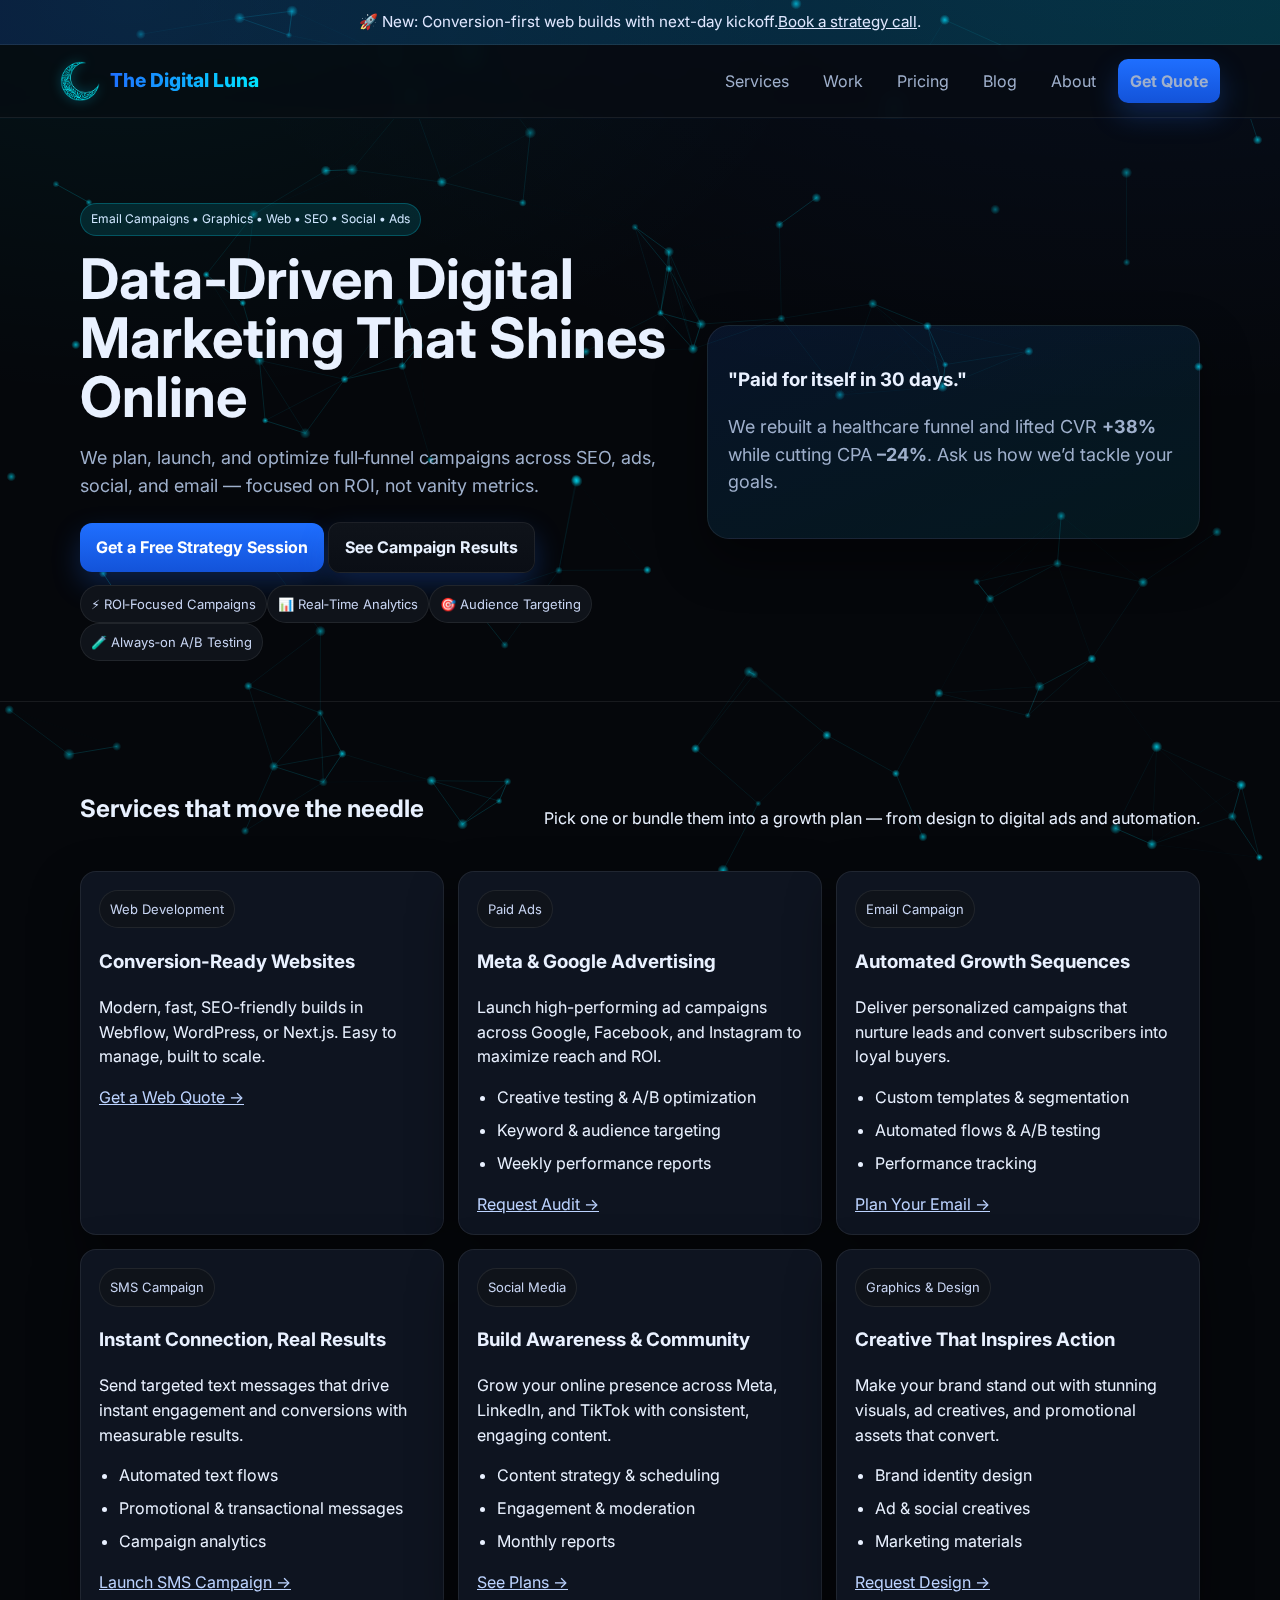
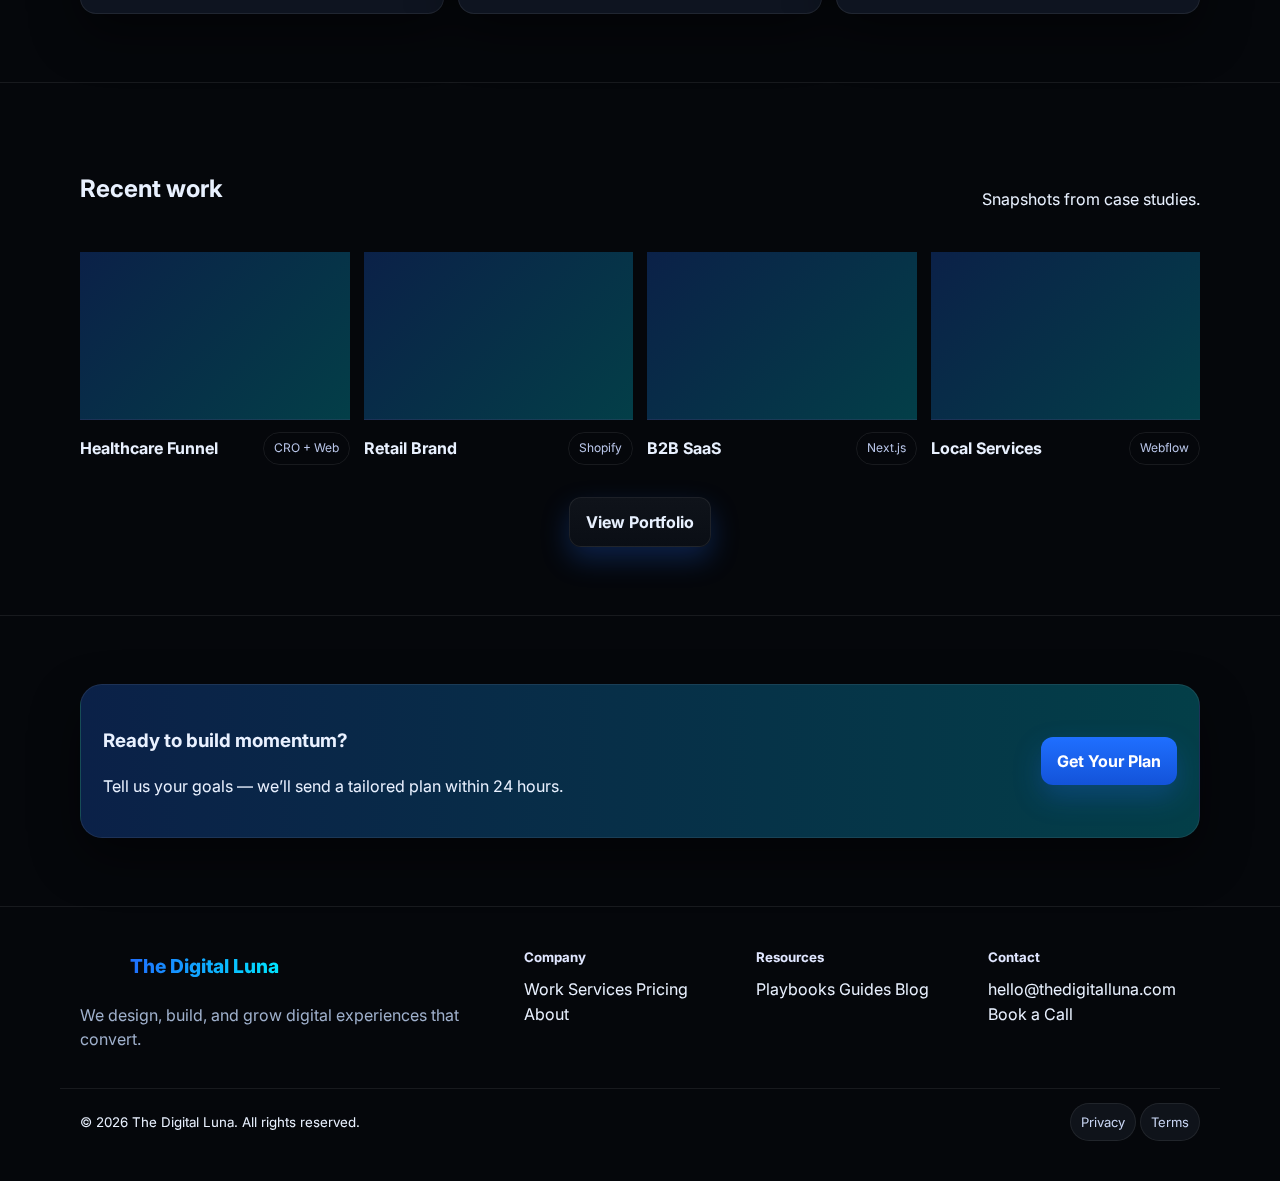
<file: index.html>
<html lang="en">
<head>
<meta charset="utf-8"/>
<meta content="width=device-width, initial-scale=1" name="viewport"/>

<meta content="Hybrid portfolio + lead-gen studio. We design, build, and grow revenue-ready websites, SEO, and ads." name="description"/>
<link href="logo.png" rel="icon"/>
<link href="https://fonts.googleapis.com" rel="preconnect"/>
<link crossorigin="" href="https://fonts.gstatic.com" rel="preconnect"/>
<link href="https://fonts.googleapis.com/css2?family=Inter:wght@400;600;700;800&amp;display=swap" rel="stylesheet"/>
<link href="style.css" rel="stylesheet"/>
<title>Digital Marketing Agency | The Digital Luna</title><meta content="Data-driven marketing campaigns that help your brand grow smarter." name="description"/><link href="https://thedigitalluna.com/" rel="canonical"/><meta content="Digital Marketing Agency | The Digital Luna" property="og:title"/><meta content="Data-driven marketing campaigns that help your brand grow smarter." property="og:description"/><meta content="website" property="og:type"/><meta content="https://thedigitalluna.com/" property="og:url"/><meta content="assets/logo.png" property="og:image"/><meta content="summary_large_image" name="twitter:card"/><meta content="Digital Marketing Agency | The Digital Luna" name="twitter:title"/><meta content="Data-driven marketing campaigns that help your brand grow smarter." name="twitter:description"/><meta content="assets/logo.png" name="twitter:image"/><script type="application/ld+json">{
  "@context": "https://schema.org",
  "@type": "WebPage",
  "name": "Digital Marketing Agency | The Digital Luna",
  "description": "Data-driven marketing campaigns that help your brand grow smarter.",
  "url": "https://thedigitalluna.com/",
  "publisher": {
    "@type": "Organization",
    "name": "The Digital Luna",
    "logo": {
      "@type": "ImageObject",
      "url": "assets/logo.png"
    }
  },
  "breadcrumb": {
    "@type": "BreadcrumbList",
    "itemListElement": [
      {
        "@type": "ListItem",
        "position": 1,
        "name": "Home",
        "item": "index.html"
      },
      {
        "@type": "ListItem",
        "position": 2,
        "name": "Digital Marketing Agency",
        "item": "https://thedigitalluna.com/"
      }
    ]
  }
}</script></head>
<body>
<canvas aria-hidden="true" id="bg"></canvas>
<div class="notice">🚀 New: Conversion-first web builds with next-day kickoff. <a href="contact.html">Book a strategy call</a>.</div>
<!-- Header / Nav -->
<header class="header">
<div class="container nav">
<a aria-label="The Digital Luna Home" class="brand" href="index.html">
<img alt="The Digital Luna logo" class="logo" src="logo.png"/>
<span>The Digital Luna</span>
</a>
<nav aria-label="Primary" class="nav-links">
<a href="services.html">Services</a>
<a href="portfolio.html">Work</a>
<a href="pricing.html">Pricing</a>
<a href="blog.html">Blog</a>
<a href="about.html">About</a>
<a class="btn small" href="contact.html">Get Quote</a>
</nav>
<button aria-label="Open menu" class="mobile-toggle" id="mobToggle">☰</button>
</div>
<div class="drawer" id="drawer">
<a href="services.html">Services</a>
<a href="portfolio.html">Work</a>
<a href="pricing.html">Pricing</a>
<a href="blog.html">Blog</a>
<a href="about.html">About</a>
<a class="btn small" href="contact.html">Get Quote</a>
</div>
</header>
<!-- Hero -->
<section class="hero">
<div class="container hero-grid">
<div>
<span class="eyebrow">Email Campaigns • Graphics • Web • SEO • Social • Ads</span>
<h1>Data‑Driven Digital Marketing That Shines Online</h1>
<p>We plan, launch, and optimize full‑funnel campaigns across SEO, ads, social, and email — focused on ROI, not vanity metrics.</p>
<div class="actions">
<a class="btn" href="contact.html">Get a Free Strategy Session</a>
<a class="btn ghost" href="portfolio.html">See Campaign Results</a>
</div>
<div class="chips mt-12"><span class="pill">⚡ ROI‑Focused Campaigns</span><span class="pill">📊 Real‑Time Analytics</span><span class="pill">🎯 Audience Targeting</span><span class="pill">🧪 Always‑on A/B Testing</span></div>
</div>
<div class="hero-card">
<h3>"Paid for itself in 30 days."</h3>
<p>We rebuilt a healthcare funnel and lifted CVR <strong>+38%</strong> while cutting CPA <strong>–24%</strong>. Ask us how we’d tackle your goals.</p>
</div>
</div>
</section>
<!-- Services Preview -->
<section>
  <div class="container">
    <div class="section-head">
      <h2>Services that move the needle</h2>
      <p>Pick one or bundle them into a growth plan — from design to digital ads and automation.</p>
    </div>

    <div class="grid-3">
      <!-- Web Development -->
      <article class="card">
        <span class="pill">Web Development</span>
        <h3>Conversion-Ready Websites</h3>
        <p>Modern, fast, SEO-friendly builds in Webflow, WordPress, or Next.js. Easy to manage, built to scale.</p>
        <a class="link" href="services.html#web">Get a Web Quote →</a>
      </article>

      <!-- Paid Ads (Google + Meta) -->
      <article class="card">
        <span class="pill">Paid Ads</span>
        <h3>Meta & Google Advertising</h3>
        <p>Launch high-performing ad campaigns across Google, Facebook, and Instagram to maximize reach and ROI.</p>
        <ul class="tick-list">
          <li>Creative testing & A/B optimization</li>
          <li>Keyword & audience targeting</li>
          <li>Weekly performance reports</li>
        </ul>
        <a class="link" href="services.html#ads">Request Audit →</a>
      </article>

      <!-- Email Campaign -->
      <article class="card">
        <span class="pill">Email Campaign</span>
        <h3>Automated Growth Sequences</h3>
        <p>Deliver personalized campaigns that nurture leads and convert subscribers into loyal buyers.</p>
        <ul class="tick-list">
          <li>Custom templates & segmentation</li>
          <li>Automated flows & A/B testing</li>
          <li>Performance tracking</li>
        </ul>
        <a class="link" href="services.html#automation">Plan Your Email →</a>
      </article>

      <!-- SMS Campaign -->
      <article class="card">
        <span class="pill">SMS Campaign</span>
        <h3>Instant Connection, Real Results</h3>
        <p>Send targeted text messages that drive instant engagement and conversions with measurable results.</p>
        <ul class="tick-list">
          <li>Automated text flows</li>
          <li>Promotional & transactional messages</li>
          <li>Campaign analytics</li>
        </ul>
        <a class="link" href="services.html#automation">Launch SMS Campaign →</a>
      </article>

      <!-- Social Media -->
      <article class="card">
        <span class="pill">Social Media</span>
        <h3>Build Awareness & Community</h3>
        <p>Grow your online presence across Meta, LinkedIn, and TikTok with consistent, engaging content.</p>
        <ul class="tick-list">
          <li>Content strategy & scheduling</li>
          <li>Engagement & moderation</li>
          <li>Monthly reports</li>
        </ul>
        <a class="link" href="services.html#social">See Plans →</a>
      </article>

      <!-- Graphics -->
      <article class="card">
        <span class="pill">Graphics & Design</span>
        <h3>Creative That Inspires Action</h3>
        <p>Make your brand stand out with stunning visuals, ad creatives, and promotional assets that convert.</p>
        <ul class="tick-list">
          <li>Brand identity design</li>
          <li>Ad & social creatives</li>
          <li>Marketing materials</li>
        </ul>
        <a class="link" href="services.html#web">Request Design →</a>
      </article>
    </div>
  </div>
</section>

<!-- Work Preview -->
<section>
<div class="container">
<div class="section-head">
<h2>Recent work</h2>
<p>Snapshots from case studies.</p>
</div>
<div class="grid-4">
<div class="folio">
<div class="thumb"></div>
<div class="meta"><strong>Healthcare Funnel</strong><span class="tag">CRO + Web</span></div>
</div>
<div class="folio">
<div class="thumb"></div>
<div class="meta"><strong>Retail Brand</strong><span class="tag">Shopify</span></div>
</div>
<div class="folio">
<div class="thumb"></div>
<div class="meta"><strong>B2B SaaS</strong><span class="tag">Next.js</span></div>
</div>
<div class="folio">
<div class="thumb"></div>
<div class="meta"><strong>Local Services</strong><span class="tag">Webflow</span></div>
</div>
</div>
<div class="center mt-20"><a class="btn ghost" href="portfolio.html">View Portfolio</a></div>
</div>
</section>
<!-- CTA Bar -->
<section>
<div class="container">
<div class="cta-bar">
<div>
<h3>Ready to build momentum?</h3>
<p>Tell us your goals — we’ll send a tailored plan within 24 hours.</p>
</div>
<a class="btn" href="contact.html">Get Your Plan</a>
</div>
</div>
</section>
<!-- Footer -->
<footer class="footer">
<div class="container footgrid">
<div>
<div class="brand"><span class="logo"></span><span>The Digital Luna</span></div>
<p>We design, build, and grow digital experiences that convert.</p>
</div>
<div>
<h5>Company</h5>
<a href="portfolio.html">Work</a>
<a href="services.html">Services</a>
<a href="pricing.html">Pricing</a>
<a href="about.html">About</a>
</div>
<div>
<h5>Resources</h5>
<a href="#">Playbooks</a>
<a href="#">Guides</a>
<a href="blog.html">Blog</a>
</div>
<div>
<h5>Contact</h5>
<a href="mailto:hello@thedigitalluna.com">hello@thedigitalluna.com</a>
<a href="contact.html">Book a Call</a>
</div>
</div>
<div class="container legal">
<small>© <span id="year"></span> The Digital Luna. All rights reserved.</small>
<div class="chips">
<a class="pill" href="#">Privacy</a>
<a class="pill" href="#">Terms</a>
</div>
</div>
</footer>
<script src="script.js"></script>
</body>
</html>
</file>
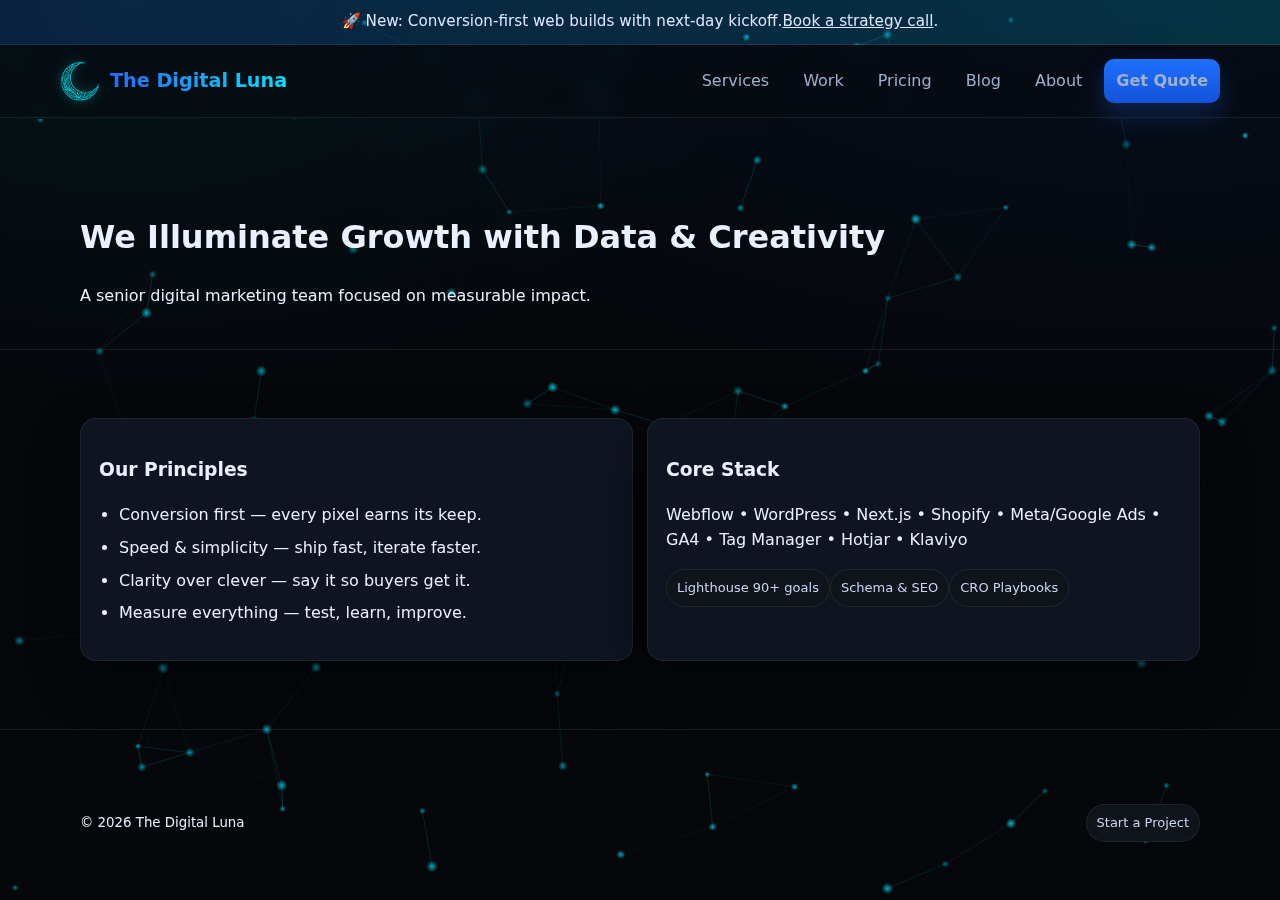
<file: about.html>
<!DOCTYPE html>

<html lang="en">
<head>
<meta charset="utf-8"/>
<meta content="width=device-width, initial-scale=1" name="viewport"/>

<link href="logo.png" rel="icon"/>
<link href="style.css" rel="stylesheet"/>
<title>About Us | The Digital Luna</title><meta content="Learn about The Digital Luna, a full-service digital marketing agency helping brands grow smarter online." name="description"/><link href="https://thedigitalluna.com/about.html" rel="canonical"/><meta content="About Us | The Digital Luna" property="og:title"/><meta content="Learn about The Digital Luna, a full-service digital marketing agency helping brands grow smarter online." property="og:description"/><meta content="website" property="og:type"/><meta content="https://thedigitalluna.com/about.html" property="og:url"/><meta content="assets/logo.png" property="og:image"/><meta content="summary_large_image" name="twitter:card"/><meta content="About Us | The Digital Luna" name="twitter:title"/><meta content="Learn about The Digital Luna, a full-service digital marketing agency helping brands grow smarter online." name="twitter:description"/><meta content="assets/logo.png" name="twitter:image"/><script type="application/ld+json">{
  "@context": "https://schema.org",
  "@type": "WebPage",
  "name": "About Us | The Digital Luna",
  "description": "Learn about The Digital Luna, a full-service digital marketing agency helping brands grow smarter online.",
  "url": "https://thedigitalluna.com/about.html",
  "publisher": {
    "@type": "Organization",
    "name": "The Digital Luna",
    "logo": {
      "@type": "ImageObject",
      "url": "assets/logo.png"
    }
  },
  "breadcrumb": {
    "@type": "BreadcrumbList",
    "itemListElement": [
      {
        "@type": "ListItem",
        "position": 1,
        "name": "Home",
        "item": "index.html"
      },
      {
        "@type": "ListItem",
        "position": 2,
        "name": "About Us",
        "item": "https://thedigitalluna.com/about.html"
      }
    ]
  }
}</script></head>
<body>
<canvas aria-hidden="true" id="bg"></canvas>
<div class="notice">🚀 New: Conversion-first web builds with next-day kickoff. <a href="contact.html">Book a strategy call</a>.</div>
<!-- Header / Nav -->
<header class="header">
<div class="container nav">
<a aria-label="The Digital Luna Home" class="brand" href="index.html">
<img alt="The Digital Luna logo" class="logo" src="logo.png"/>
<span>The Digital Luna</span>
</a>
<nav aria-label="Primary" class="nav-links">
<a href="services.html">Services</a>
<a href="portfolio.html">Work</a>
<a href="pricing.html">Pricing</a>
<a href="blog.html">Blog</a>
<a href="about.html">About</a>
<a class="btn small" href="contact.html">Get Quote</a>
</nav>
<button aria-label="Open menu" class="mobile-toggle" id="mobToggle">☰</button>
</div>
<div class="drawer" id="drawer">
<a href="services.html">Services</a>
<a href="portfolio.html">Work</a>
<a href="pricing.html">Pricing</a>
<a href="blog.html">Blog</a>
<a href="about.html">About</a>
<a class="btn small" href="contact.html">Get Quote</a>
</div>
</header>

<section class="page-hero">
<div class="container">
<h1>We Illuminate Growth with Data &amp; Creativity</h1>
<p>A senior digital marketing team focused on measurable impact.</p>
</div>
</section>
<section>
<div class="container grid-2">
<div class="card">
<h3>Our Principles</h3>
<ul class="tick-list">
<li>Conversion first — every pixel earns its keep.</li>
<li>Speed &amp; simplicity — ship fast, iterate faster.</li>
<li>Clarity over clever — say it so buyers get it.</li>
<li>Measure everything — test, learn, improve.</li>
</ul>
</div>
<div class="card">
<h3>Core Stack</h3>
<p>Webflow • WordPress • Next.js • Shopify • Meta/Google Ads • GA4 • Tag Manager • Hotjar • Klaviyo</p>
<div class="chips mt-12"><span class="pill">Lighthouse 90+ goals</span><span class="pill">Schema &amp; SEO</span><span class="pill">CRO Playbooks</span></div>
</div>
</div>
</section>
<footer class="footer simple">
<div class="container legal">
<small>© <span id="year"></span> The Digital Luna</small>
<a class="pill" href="contact.html">Start a Project</a>
</div>
</footer>
<script src="script.js"></script>
</body>
</html>
</file>
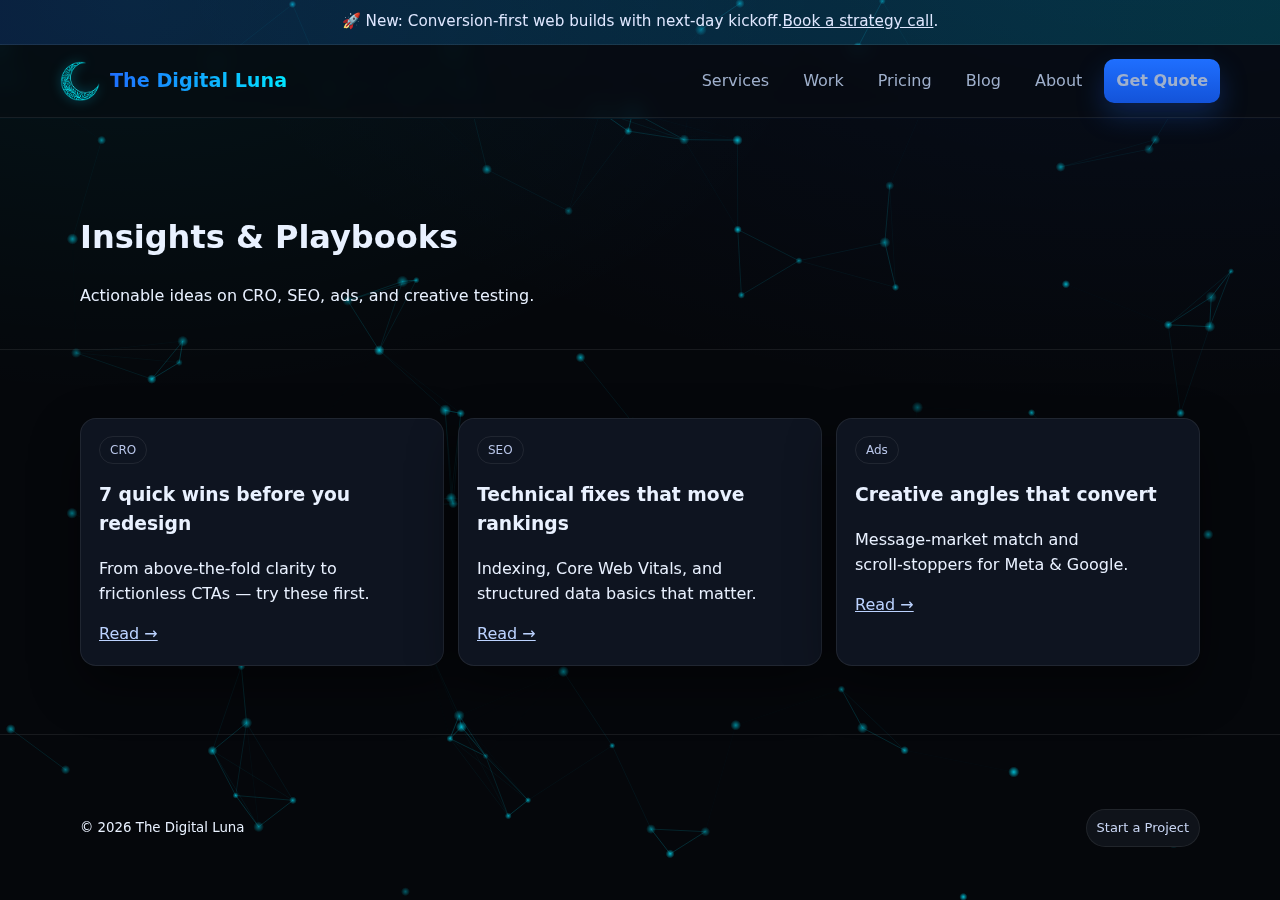
<file: blog.html>
<!DOCTYPE html>

<html lang="en">
<head>
<meta charset="utf-8"/>
<meta content="width=device-width, initial-scale=1" name="viewport"/>

<link href="favicon.svg" rel="icon"/>
<link href="style.css" rel="stylesheet"/>
<title>Blog | The Digital Luna</title><meta content="Insights, strategies, and tips from The Digital Luna team on SEO, Ads, and growth." name="description"/><link href="https://thedigitalluna.com/blog.html" rel="canonical"/><meta content="Blog | The Digital Luna" property="og:title"/><meta content="Insights, strategies, and tips from The Digital Luna team on SEO, Ads, and growth." property="og:description"/><meta content="website" property="og:type"/><meta content="https://thedigitalluna.com/blog.html" property="og:url"/><meta content="assets/logo.png" property="og:image"/><meta content="summary_large_image" name="twitter:card"/><meta content="Blog | The Digital Luna" name="twitter:title"/><meta content="Insights, strategies, and tips from The Digital Luna team on SEO, Ads, and growth." name="twitter:description"/><meta content="assets/logo.png" name="twitter:image"/><script type="application/ld+json">{
  "@context": "https://schema.org",
  "@type": "WebPage",
  "name": "Blog | The Digital Luna",
  "description": "Insights, strategies, and tips from The Digital Luna team on SEO, Ads, and growth.",
  "url": "https://thedigitalluna.com/blog.html",
  "publisher": {
    "@type": "Organization",
    "name": "The Digital Luna",
    "logo": {
      "@type": "ImageObject",
      "url": "assets/logo.png"
    }
  },
  "breadcrumb": {
    "@type": "BreadcrumbList",
    "itemListElement": [
      {
        "@type": "ListItem",
        "position": 1,
        "name": "Home",
        "item": "index.html"
      },
      {
        "@type": "ListItem",
        "position": 2,
        "name": "Blog",
        "item": "https://thedigitalluna.com/blog.html"
      }
    ]
  }
}</script></head>
<body>
<canvas aria-hidden="true" id="bg"></canvas>
<div class="notice">🚀 New: Conversion-first web builds with next-day kickoff. <a href="contact.html">Book a strategy call</a>.</div>
<!-- Header / Nav -->
<header class="header">
<div class="container nav">
<a aria-label="The Digital Luna Home" class="brand" href="index.html">
<img alt="The Digital Luna logo" class="logo" src="logo.png"/>
<span>The Digital Luna</span>
</a>
<nav aria-label="Primary" class="nav-links">
<a href="services.html">Services</a>
<a href="portfolio.html">Work</a>
<a href="pricing.html">Pricing</a>
<a href="blog.html">Blog</a>
<a href="about.html">About</a>
<a class="btn small" href="contact.html">Get Quote</a>
</nav>
<button aria-label="Open menu" class="mobile-toggle" id="mobToggle">☰</button>
</div>
<div class="drawer" id="drawer">
<a href="services.html">Services</a>
<a href="portfolio.html">Work</a>
<a href="pricing.html">Pricing</a>
<a href="blog.html">Blog</a>
<a href="about.html">About</a>
<a class="btn small" href="contact.html">Get Quote</a>
</div>
</header>
<section class="page-hero">
<div class="container">
<h1>Insights &amp; Playbooks</h1>
<p>Actionable ideas on CRO, SEO, ads, and creative testing.</p>
</div>
</section>
<section>
<div class="container grid-3">
<article class="card post">
<span class="tag">CRO</span>
<h3>7 quick wins before you redesign</h3>
<p>From above‑the‑fold clarity to frictionless CTAs — try these first.</p>
<a class="link" href="#">Read →</a>
</article>
<article class="card post">
<span class="tag">SEO</span>
<h3>Technical fixes that move rankings</h3>
<p>Indexing, Core Web Vitals, and structured data basics that matter.</p>
<a class="link" href="#">Read →</a>
</article>
<article class="card post">
<span class="tag">Ads</span>
<h3>Creative angles that convert</h3>
<p>Message‑market match and scroll‑stoppers for Meta &amp; Google.</p>
<a class="link" href="#">Read →</a>
</article>
</div>
</section>
<footer class="footer simple">
<div class="container legal">
<small>© <span id="year"></span> The Digital Luna</small>
<a class="pill" href="contact.html">Start a Project</a>
</div>
</footer>
<script src="script.js"></script>
</body>
</html>
</file>
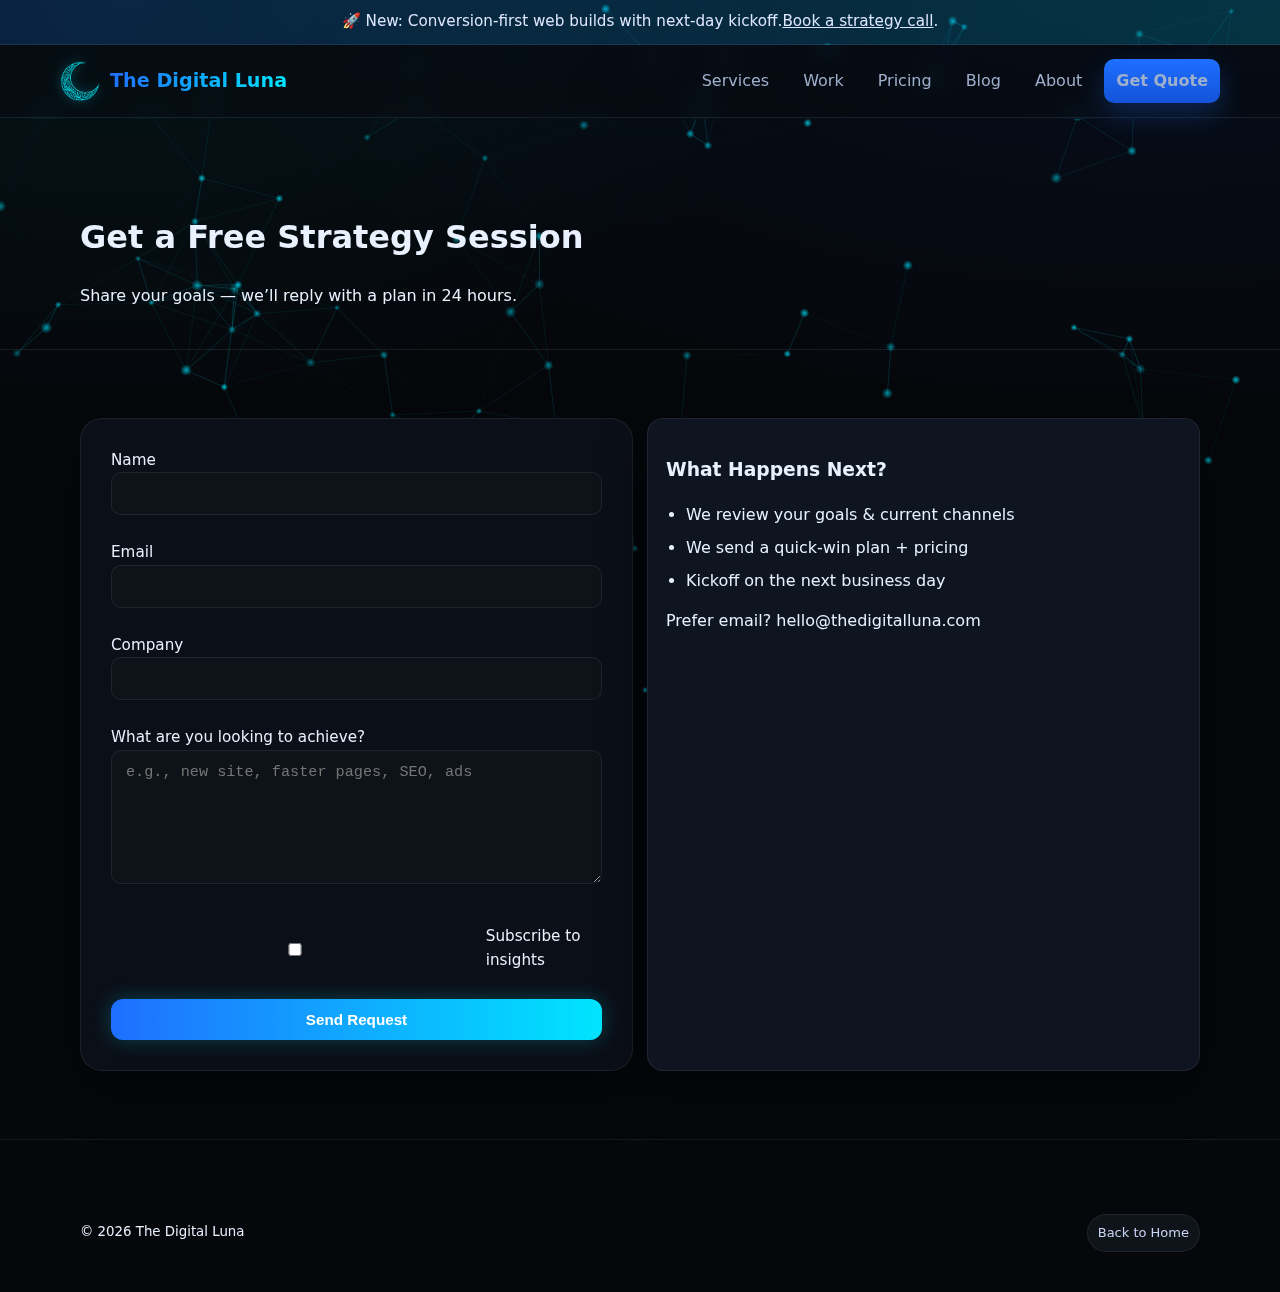
<file: contact.html>
<!DOCTYPE html>

<html lang="en">
<head>
<meta charset="utf-8"/>
<meta content="width=device-width, initial-scale=1" name="viewport"/>

<link href="favicon.svg" rel="icon"/>
<link href="style.css" rel="stylesheet"/>
<title>Contact Us | The Digital Luna</title><meta content="Get a free strategy session with The Digital Luna. Let’s plan your next growth campaign." name="description"/><link href="https://thedigitalluna.com/contact.html" rel="canonical"/><meta content="Contact Us | The Digital Luna" property="og:title"/><meta content="Get a free strategy session with The Digital Luna. Let’s plan your next growth campaign." property="og:description"/><meta content="website" property="og:type"/><meta content="https://thedigitalluna.com/contact.html" property="og:url"/><meta content="assets/logo.png" property="og:image"/><meta content="summary_large_image" name="twitter:card"/><meta content="Contact Us | The Digital Luna" name="twitter:title"/><meta content="Get a free strategy session with The Digital Luna. Let’s plan your next growth campaign." name="twitter:description"/><meta content="assets/logo.png" name="twitter:image"/><script type="application/ld+json">{
  "@context": "https://schema.org",
  "@type": "WebPage",
  "name": "Contact Us | The Digital Luna",
  "description": "Get a free strategy session with The Digital Luna. Let\u2019s plan your next growth campaign.",
  "url": "https://thedigitalluna.com/contact.html",
  "publisher": {
    "@type": "Organization",
    "name": "The Digital Luna",
    "logo": {
      "@type": "ImageObject",
      "url": "assets/logo.png"
    }
  },
  "breadcrumb": {
    "@type": "BreadcrumbList",
    "itemListElement": [
      {
        "@type": "ListItem",
        "position": 1,
        "name": "Home",
        "item": "index.html"
      },
      {
        "@type": "ListItem",
        "position": 2,
        "name": "Contact Us",
        "item": "https://thedigitalluna.com/contact.html"
      }
    ]
  }
}</script></head>
<body>
<canvas aria-hidden="true" id="bg"></canvas>
<div class="notice">🚀 New: Conversion-first web builds with next-day kickoff. <a href="contact.html">Book a strategy call</a>.</div>
<!-- Header / Nav -->
<header class="header">
<div class="container nav">
<a aria-label="The Digital Luna Home" class="brand" href="index.html">
<img alt="The Digital Luna logo" class="logo" src="logo.png"/>
<span>The Digital Luna</span>
</a>
<nav aria-label="Primary" class="nav-links">
<a href="services.html">Services</a>
<a href="portfolio.html">Work</a>
<a href="pricing.html">Pricing</a>
<a href="blog.html">Blog</a>
<a href="about.html">About</a>
<a class="btn small" href="contact.html">Get Quote</a>
</nav>
<button aria-label="Open menu" class="mobile-toggle" id="mobToggle">☰</button>
</div>
<div class="drawer" id="drawer">
<a href="services.html">Services</a>
<a href="portfolio.html">Work</a>
<a href="pricing.html">Pricing</a>
<a href="blog.html">Blog</a>
<a href="about.html">About</a>
<a class="btn small" href="contact.html">Get Quote</a>
</div>
</header>
<section class="page-hero">
<div class="container">
<h1>Get a Free Strategy Session</h1>
<p>Share your goals — we’ll reply with a plan in 24 hours.</p>
</div>
</section>
<section>
<div class="container grid-2">
<form class="card form" id="leadForm">
<label>Name<input name="name" required=""/></label>
<label>Email<input name="email" required="" type="email"/></label>
<label>Company<input name="company"/></label>
<label>What are you looking to achieve?
          <textarea name="goals" placeholder="e.g., new site, faster pages, SEO, ads" rows="6"></textarea>
</label>
<label class="check"><input type="checkbox"/> Subscribe to insights</label>
<button class="btn">Send Request</button>
</form>
<aside class="card">
<h3>What Happens Next?</h3>
<ul class="tick-list"><li>We review your goals &amp; current channels</li><li>We send a quick-win plan + pricing</li><li>Kickoff on the next business day</li></ul>
<p class="muted">Prefer email? <a href="mailto:hello@thedigitalluna.com">hello@thedigitalluna.com</a></p>
</aside>
</div>
</section>
<footer class="footer simple">
<div class="container legal">
<small>© <span id="year"></span> The Digital Luna</small>
<a class="pill" href="index.html">Back to Home</a>
</div>
</footer>
<script src="script.js"></script>
</body>
</html>
</file>
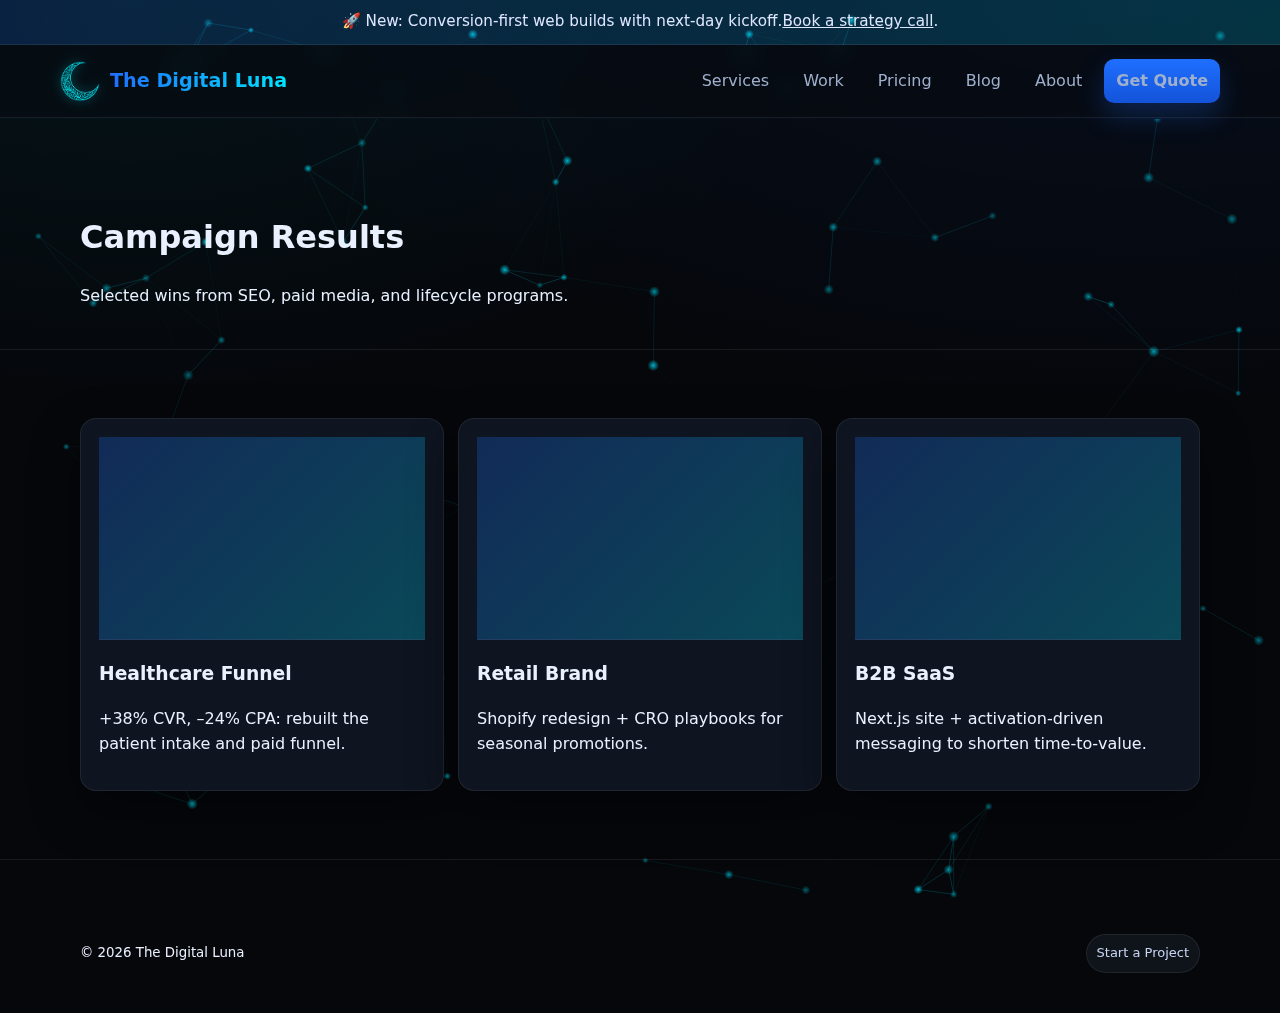
<file: portfolio.html>
<!DOCTYPE html>

<html lang="en">
<head>
<meta charset="utf-8"/>
<meta content="width=device-width, initial-scale=1" name="viewport"/>

<link href="favicon.svg" rel="icon"/>
<link href="style.css" rel="stylesheet"/>
<title>Portfolio | The Digital Luna</title><meta content="Case studies and campaign results that show how we drive ROI for our clients." name="description"/><link href="https://thedigitalluna.com/portfolio.html" rel="canonical"/><meta content="Portfolio | The Digital Luna" property="og:title"/><meta content="Case studies and campaign results that show how we drive ROI for our clients." property="og:description"/><meta content="website" property="og:type"/><meta content="https://thedigitalluna.com/portfolio.html" property="og:url"/><meta content="assets/logo.png" property="og:image"/><meta content="summary_large_image" name="twitter:card"/><meta content="Portfolio | The Digital Luna" name="twitter:title"/><meta content="Case studies and campaign results that show how we drive ROI for our clients." name="twitter:description"/><meta content="assets/logo.png" name="twitter:image"/><script type="application/ld+json">{
  "@context": "https://schema.org",
  "@type": "WebPage",
  "name": "Portfolio | The Digital Luna",
  "description": "Case studies and campaign results that show how we drive ROI for our clients.",
  "url": "https://thedigitalluna.com/portfolio.html",
  "publisher": {
    "@type": "Organization",
    "name": "The Digital Luna",
    "logo": {
      "@type": "ImageObject",
      "url": "assets/logo.png"
    }
  },
  "breadcrumb": {
    "@type": "BreadcrumbList",
    "itemListElement": [
      {
        "@type": "ListItem",
        "position": 1,
        "name": "Home",
        "item": "index.html"
      },
      {
        "@type": "ListItem",
        "position": 2,
        "name": "Portfolio",
        "item": "https://thedigitalluna.com/portfolio.html"
      }
    ]
  }
}</script></head>
<body>
<canvas aria-hidden="true" id="bg"></canvas>
<div class="notice">🚀 New: Conversion-first web builds with next-day kickoff. <a href="contact.html">Book a strategy call</a>.</div>
<!-- Header / Nav -->
<header class="header">
<div class="container nav">
<a aria-label="The Digital Luna Home" class="brand" href="index.html">
<img alt="The Digital Luna logo" class="logo" src="logo.png"/>
<span>The Digital Luna</span>
</a>
<nav aria-label="Primary" class="nav-links">
<a href="services.html">Services</a>
<a href="portfolio.html">Work</a>
<a href="pricing.html">Pricing</a>
<a href="blog.html">Blog</a>
<a href="about.html">About</a>
<a class="btn small" href="contact.html">Get Quote</a>
</nav>
<button aria-label="Open menu" class="mobile-toggle" id="mobToggle">☰</button>
</div>
<div class="drawer" id="drawer">
<a href="services.html">Services</a>
<a href="portfolio.html">Work</a>
<a href="pricing.html">Pricing</a>
<a href="blog.html">Blog</a>
<a href="about.html">About</a>
<a class="btn small" href="contact.html">Get Quote</a>
</div>
</header>
<section class="page-hero">
<div class="container">
<h1>Campaign Results</h1>
<p>Selected wins from SEO, paid media, and lifecycle programs.</p>
</div>
</section>
<section>
<div class="container grid-3">
<div class="folio card">
<div class="thumb"></div>
<h3>Healthcare Funnel</h3>
<p>+38% CVR, –24% CPA: rebuilt the patient intake and paid funnel.</p>
</div>
<div class="folio card">
<div class="thumb"></div>
<h3>Retail Brand</h3>
<p>Shopify redesign + CRO playbooks for seasonal promotions.</p>
</div>
<div class="folio card">
<div class="thumb"></div>
<h3>B2B SaaS</h3>
<p>Next.js site + activation‑driven messaging to shorten time‑to‑value.</p>
</div>
</div>
</section>
<footer class="footer simple">
<div class="container legal">
<small>© <span id="year"></span> The Digital Luna</small>
<a class="pill" href="contact.html">Start a Project</a>
</div>
</footer>
<script src="script.js"></script>
</body>
</html>
</file>
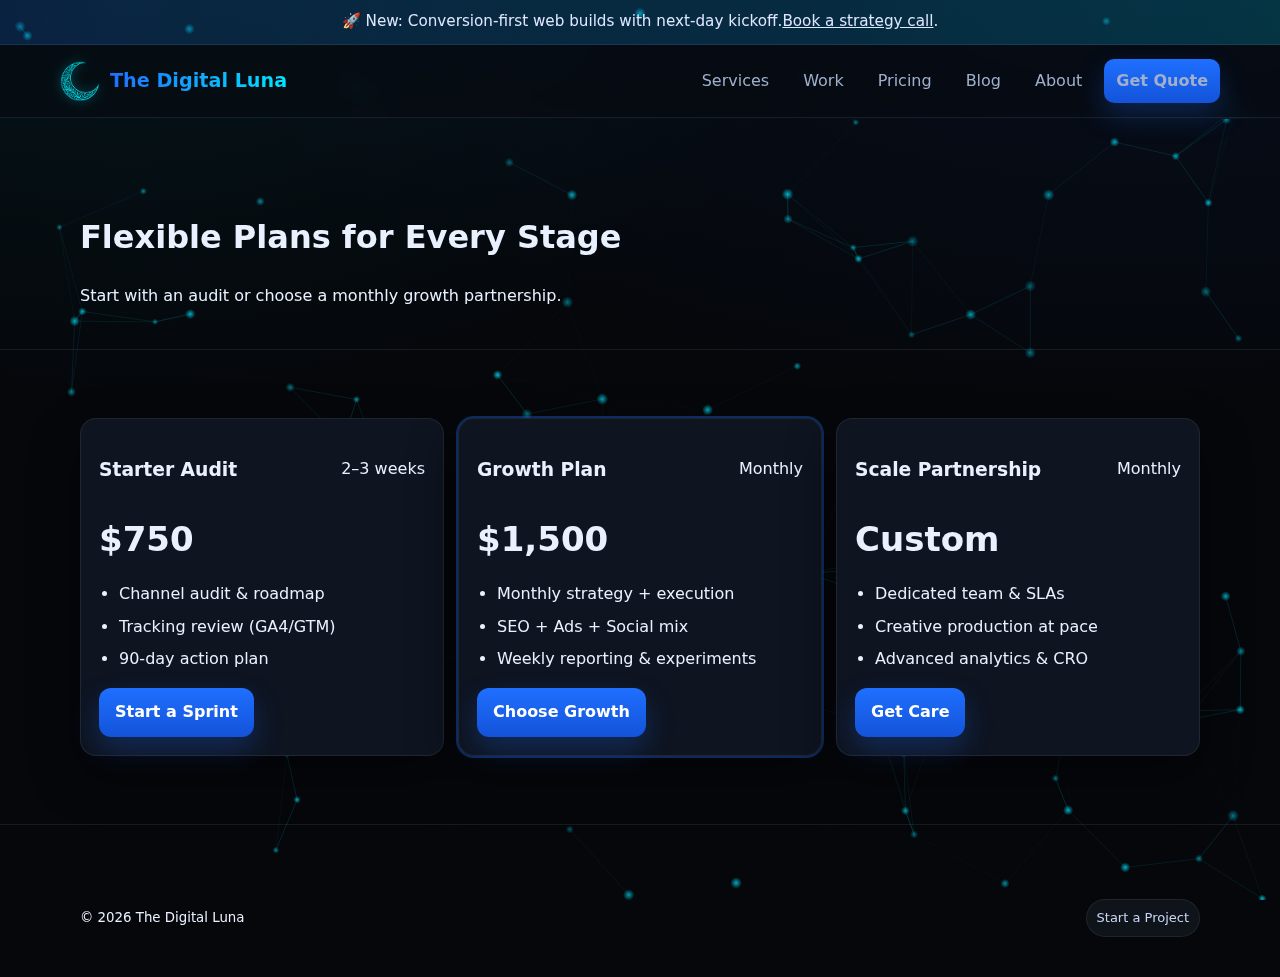
<file: pricing.html>
<!DOCTYPE html>

<html lang="en">
<head>
<meta charset="utf-8"/>
<meta content="width=device-width, initial-scale=1" name="viewport"/>

<link href="favicon.svg" rel="icon"/>
<link href="style.css" rel="stylesheet"/>
<title>Pricing | The Digital Luna</title><meta content="Flexible digital marketing plans designed for every stage of growth." name="description"/><link href="https://thedigitalluna.com/pricing.html" rel="canonical"/><meta content="Pricing | The Digital Luna" property="og:title"/><meta content="Flexible digital marketing plans designed for every stage of growth." property="og:description"/><meta content="website" property="og:type"/><meta content="https://thedigitalluna.com/pricing.html" property="og:url"/><meta content="assets/logo.png" property="og:image"/><meta content="summary_large_image" name="twitter:card"/><meta content="Pricing | The Digital Luna" name="twitter:title"/><meta content="Flexible digital marketing plans designed for every stage of growth." name="twitter:description"/><meta content="assets/logo.png" name="twitter:image"/><script type="application/ld+json">{
  "@context": "https://schema.org",
  "@type": "WebPage",
  "name": "Pricing | The Digital Luna",
  "description": "Flexible digital marketing plans designed for every stage of growth.",
  "url": "https://thedigitalluna.com/pricing.html",
  "publisher": {
    "@type": "Organization",
    "name": "The Digital Luna",
    "logo": {
      "@type": "ImageObject",
      "url": "assets/logo.png"
    }
  },
  "breadcrumb": {
    "@type": "BreadcrumbList",
    "itemListElement": [
      {
        "@type": "ListItem",
        "position": 1,
        "name": "Home",
        "item": "index.html"
      },
      {
        "@type": "ListItem",
        "position": 2,
        "name": "Pricing",
        "item": "https://thedigitalluna.com/pricing.html"
      }
    ]
  }
}</script></head>
<body>
<canvas aria-hidden="true" id="bg"></canvas>
<div class="notice">🚀 New: Conversion-first web builds with next-day kickoff. <a href="contact.html">Book a strategy call</a>.</div>
<!-- Header / Nav -->
<header class="header">
<div class="container nav">
<a aria-label="The Digital Luna Home" class="brand" href="index.html">
<img alt="The Digital Luna logo" class="logo" src="logo.png"/>
<span>The Digital Luna</span>
</a>
<nav aria-label="Primary" class="nav-links">
<a href="services.html">Services</a>
<a href="portfolio.html">Work</a>
<a href="pricing.html">Pricing</a>
<a href="blog.html">Blog</a>
<a href="about.html">About</a>
<a class="btn small" href="contact.html">Get Quote</a>
</nav>
<button aria-label="Open menu" class="mobile-toggle" id="mobToggle">☰</button>
</div>
<div class="drawer" id="drawer">
<a href="services.html">Services</a>
<a href="portfolio.html">Work</a>
<a href="pricing.html">Pricing</a>
<a href="blog.html">Blog</a>
<a href="about.html">About</a>
<a class="btn small" href="contact.html">Get Quote</a>
</div>
</header>
<section class="page-hero">
<div class="container">
<h1>Flexible Plans for Every Stage</h1>
<p>Start with an audit or choose a monthly growth partnership.</p>
</div>
</section>
<section>
<div class="container grid-3">
<div class="price card">
<div class="price-head"><h3>Starter Audit</h3><span>2–3 weeks</span></div>
<div class="number">$750</div>
<ul class="tick-list"><li>Channel audit &amp; roadmap</li><li>Tracking review (GA4/GTM)</li><li>90‑day action plan</li></ul>
<a class="btn" href="contact.html">Start a Sprint</a>
</div>
<div class="price card featured">
<div class="price-head"><h3>Growth Plan</h3><span>Monthly</span></div>
<div class="number">$1,500</div>
<ul class="tick-list"><li>Monthly strategy + execution</li><li>SEO + Ads + Social mix</li><li>Weekly reporting &amp; experiments</li></ul>
<a class="btn" href="contact.html">Choose Growth</a>
</div>
<div class="price card">
<div class="price-head"><h3>Scale Partnership</h3><span>Monthly</span></div>
<div class="number">Custom</div>
<ul class="tick-list"><li>Dedicated team &amp; SLAs</li><li>Creative production at pace</li><li>Advanced analytics &amp; CRO</li></ul>
<a class="btn" href="contact.html">Get Care</a>
</div>
</div>
</section>
<footer class="footer simple">
<div class="container legal">
<small>© <span id="year"></span> The Digital Luna</small>
<a class="pill" href="contact.html">Start a Project</a>
</div>
</footer>
<script src="script.js"></script>
</body>
</html>
</file>
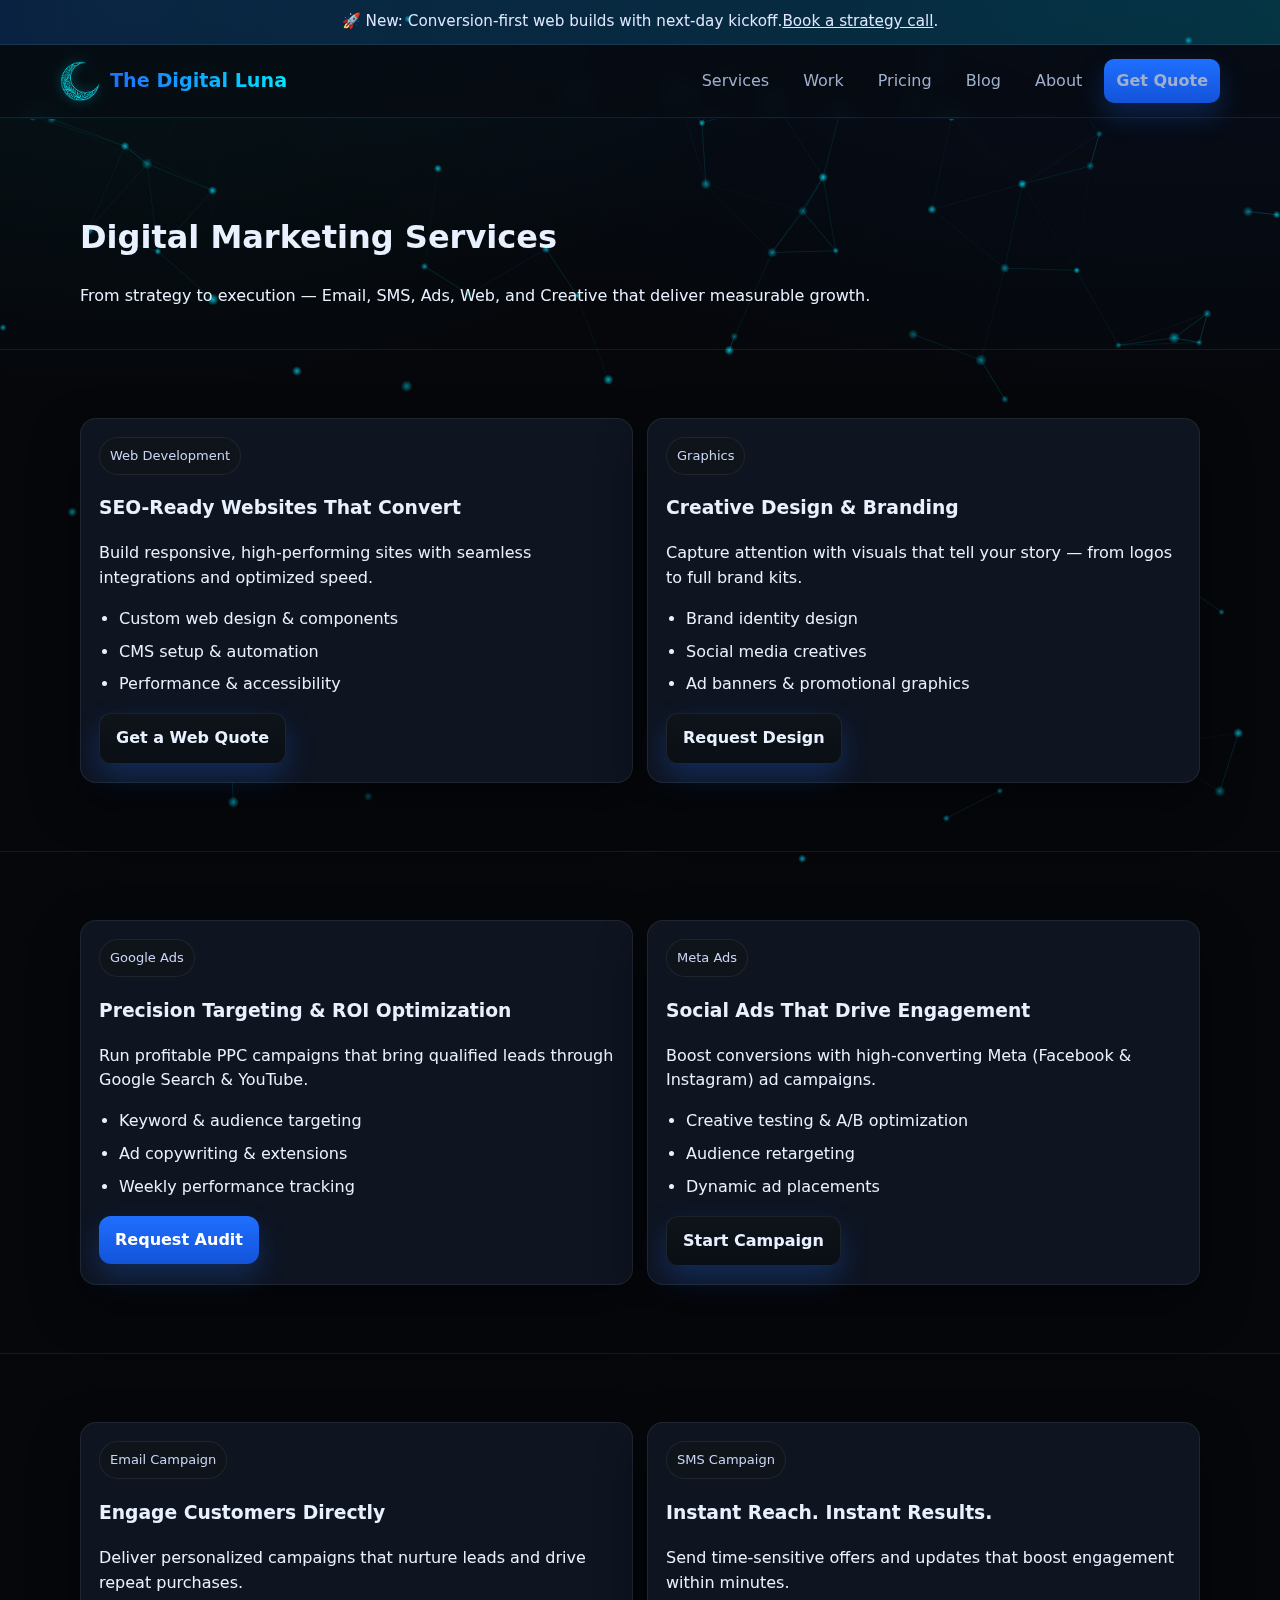
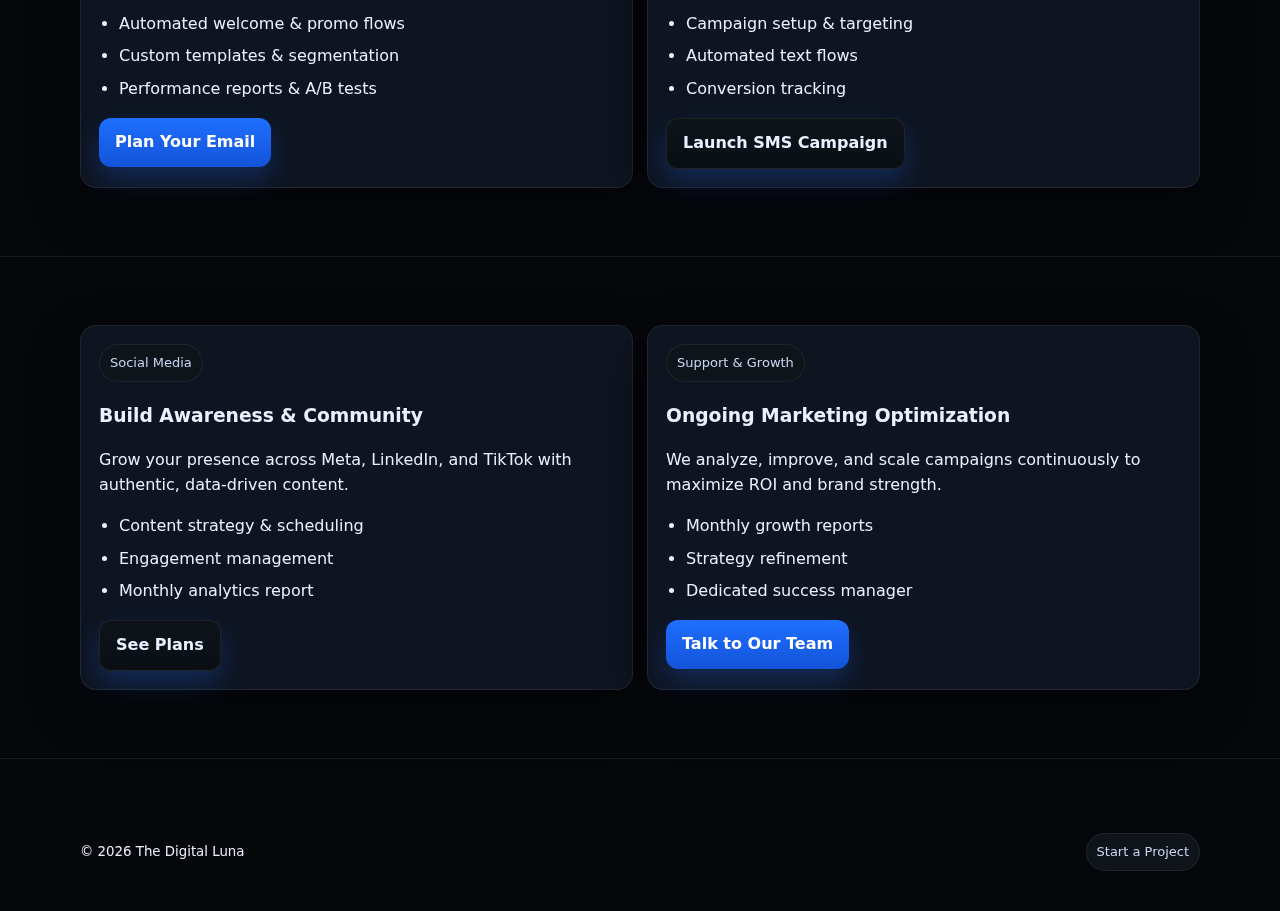
<file: services.html>
<!DOCTYPE html>

<html lang="en">
<head>
<meta charset="utf-8"/>
<meta content="width=device-width, initial-scale=1" name="viewport"/>

<link href="favicon.svg" rel="icon"/>
<link href="style.css" rel="stylesheet"/>
<title>Services | The Digital Luna</title><meta content="Explore our full-funnel digital marketing services: SEO, PPC, Social, Email, and more." name="description"/><link href="https://thedigitalluna.com/services.html" rel="canonical"/><meta content="Services | The Digital Luna" property="og:title"/><meta content="Explore our full-funnel digital marketing services: SEO, PPC, Social, Email, and more." property="og:description"/><meta content="website" property="og:type"/><meta content="https://thedigitalluna.com/services.html" property="og:url"/><meta content="assets/logo.png" property="og:image"/><meta content="summary_large_image" name="twitter:card"/><meta content="Services | The Digital Luna" name="twitter:title"/><meta content="Explore our full-funnel digital marketing services: SEO, PPC, Social, Email, and more." name="twitter:description"/><meta content="assets/logo.png" name="twitter:image"/><script type="application/ld+json">{
  "@context": "https://schema.org",
  "@type": "WebPage",
  "name": "Services | The Digital Luna",
  "description": "Explore our full-funnel digital marketing services: SEO, PPC, Social, Email, and more.",
  "url": "https://thedigitalluna.com/services.html",
  "publisher": {
    "@type": "Organization",
    "name": "The Digital Luna",
    "logo": {
      "@type": "ImageObject",
      "url": "assets/logo.png"
    }
  },
  "breadcrumb": {
    "@type": "BreadcrumbList",
    "itemListElement": [
      {
        "@type": "ListItem",
        "position": 1,
        "name": "Home",
        "item": "index.html"
      },
      {
        "@type": "ListItem",
        "position": 2,
        "name": "Services",
        "item": "https://thedigitalluna.com/services.html"
      }
    ]
  }
}</script></head>
<body>
<canvas aria-hidden="true" id="bg"></canvas>
<div class="notice">🚀 New: Conversion-first web builds with next-day kickoff. <a href="contact.html">Book a strategy call</a>.</div>
<!-- Header / Nav -->
<header class="header">
<div class="container nav">
<a aria-label="The Digital Luna Home" class="brand" href="index.html">
<img alt="The Digital Luna logo" class="logo" src="logo.png"/>
<span>The Digital Luna</span>
</a>
<nav aria-label="Primary" class="nav-links">
<a href="services.html">Services</a>
<a href="portfolio.html">Work</a>
<a href="pricing.html">Pricing</a>
<a href="blog.html">Blog</a>
<a href="about.html">About</a>
<a class="btn small" href="contact.html">Get Quote</a>
</nav>
<button aria-label="Open menu" class="mobile-toggle" id="mobToggle">☰</button>
</div>
<div class="drawer" id="drawer">
<a href="services.html">Services</a>
<a href="portfolio.html">Work</a>
<a href="pricing.html">Pricing</a>
<a href="blog.html">Blog</a>
<a href="about.html">About</a>
<a class="btn small" href="contact.html">Get Quote</a>
</div>
</header>

<section class="page-hero">
  <div class="container">
    <h1>Digital Marketing Services</h1>
    <p>From strategy to execution — Email, SMS, Ads, Web, and Creative that deliver measurable growth.</p>
  </div>
</section>

<!-- Web Development -->
<section id="web">
  <div class="container grid-2">
    <article class="card">
      <span class="pill">Web Development</span>
      <h3>SEO-Ready Websites That Convert</h3>
      <p>Build responsive, high-performing sites with seamless integrations and optimized speed.</p>
      <ul class="tick-list">
        <li>Custom web design & components</li>
        <li>CMS setup & automation</li>
        <li>Performance & accessibility</li>
      </ul>
      <a class="btn ghost" href="contact.html">Get a Web Quote</a>
    </article>

    <article class="card">
      <span class="pill">Graphics</span>
      <h3>Creative Design & Branding</h3>
      <p>Capture attention with visuals that tell your story — from logos to full brand kits.</p>
      <ul class="tick-list">
        <li>Brand identity design</li>
        <li>Social media creatives</li>
        <li>Ad banners & promotional graphics</li>
      </ul>
      <a class="btn ghost" href="contact.html">Request Design</a>
    </article>
  </div>
</section>

<!-- Advertising -->
<section id="ads">
  <div class="container grid-2">
    <article class="card">
      <span class="pill">Google Ads</span>
      <h3>Precision Targeting & ROI Optimization</h3>
      <p>Run profitable PPC campaigns that bring qualified leads through Google Search & YouTube.</p>
      <ul class="tick-list">
        <li>Keyword & audience targeting</li>
        <li>Ad copywriting & extensions</li>
        <li>Weekly performance tracking</li>
      </ul>
      <a class="btn" href="contact.html">Request Audit</a>
    </article>

    <article class="card">
      <span class="pill">Meta Ads</span>
      <h3>Social Ads That Drive Engagement</h3>
      <p>Boost conversions with high-converting Meta (Facebook & Instagram) ad campaigns.</p>
      <ul class="tick-list">
        <li>Creative testing & A/B optimization</li>
        <li>Audience retargeting</li>
        <li>Dynamic ad placements</li>
      </ul>
      <a class="btn ghost" href="contact.html">Start Campaign</a>
    </article>
  </div>
</section>

<!-- Email & SMS -->
<section id="automation">
  <div class="container grid-2">
    <article class="card">
      <span class="pill">Email Campaign</span>
      <h3>Engage Customers Directly</h3>
      <p>Deliver personalized campaigns that nurture leads and drive repeat purchases.</p>
      <ul class="tick-list">
        <li>Automated welcome & promo flows</li>
        <li>Custom templates & segmentation</li>
        <li>Performance reports & A/B tests</li>
      </ul>
      <a class="btn" href="contact.html">Plan Your Email</a>
    </article>

    <article class="card">
      <span class="pill">SMS Campaign</span>
      <h3>Instant Reach. Instant Results.</h3>
      <p>Send time-sensitive offers and updates that boost engagement within minutes.</p>
      <ul class="tick-list">
        <li>Campaign setup & targeting</li>
        <li>Automated text flows</li>
        <li>Conversion tracking</li>
      </ul>
      <a class="btn ghost" href="contact.html">Launch SMS Campaign</a>
    </article>
  </div>
</section>

<!-- Social Media -->
<section id="social">
  <div class="container grid-2">
    <article class="card">
      <span class="pill">Social Media</span>
      <h3>Build Awareness & Community</h3>
      <p>Grow your presence across Meta, LinkedIn, and TikTok with authentic, data-driven content.</p>
      <ul class="tick-list">
        <li>Content strategy & scheduling</li>
        <li>Engagement management</li>
        <li>Monthly analytics report</li>
      </ul>
      <a class="btn ghost" href="contact.html">See Plans</a>
    </article>

    <article class="card">
      <span class="pill">Support & Growth</span>
      <h3>Ongoing Marketing Optimization</h3>
      <p>We analyze, improve, and scale campaigns continuously to maximize ROI and brand strength.</p>
      <ul class="tick-list">
        <li>Monthly growth reports</li>
        <li>Strategy refinement</li>
        <li>Dedicated success manager</li>
      </ul>
      <a class="btn" href="contact.html">Talk to Our Team</a>
    </article>
  </div>
</section>

<footer class="footer simple">
<div class="container legal">
<small>© <span id="year"></span> The Digital Luna</small>
<a class="pill" href="contact.html">Start a Project</a>
</div>
</footer>
<script src="script.js"></script>
</body>
</html>
</file>
<file: style.css>
:root {
  --bg: #05070b;
  --bg-2: #0b0f17;
  --card: #0e1420;
  --text: #e9f1ff;
  --muted: #9fb0cc;
  --line: rgba(255,255,255,0.08);
  --blue: #1f6fff;
  --cyan: #00e5ff;
  --mint: #37ffb0;
  --radius: 16px;
  --radius-lg: 22px;
  --maxw: 1160px;
  --shadow: 0 20px 50px rgba(0,0,0,0.45);

/* === PAGE TRANSITION EFFECT === */
body {
  opacity: 0;
  transition: opacity 0.6s ease-in-out;
}

/* When the page is loaded */
body.fade-in {
  opacity: 1;
}

/* Optional: fade-out class for link clicks */
body.fade-out {
  opacity: 0;
}

.logo {
  width: 40px;
  height: 40px;
  filter: drop-shadow(0 0 6px rgba(0, 229, 255, 0.6));
  vertical-align: middle;
}
.brand span {
  font-weight: 800;
  font-size: 1.2rem;
  background: linear-gradient(90deg, #1f6fff, #00e5ff);
  background-clip: text;
  -webkit-background-clip: text;
  color: transparent;
  -webkit-text-fill-color: transparent;

}

.notice {
  min-height: 40px;
  display: flex;
  align-items: center;
  justify-content: center;
  font-size: 0.95rem;
}


}
*{box-sizing:border-box}
html,body{height:100%}
body{margin:0;font-family:Inter,system-ui,Segoe UI,Roboto,Arial;color:var(--text);background:var(--bg);line-height:1.55;-webkit-font-smoothing:antialiased;-moz-osx-font-smoothing:grayscale}
a{color:inherit;text-decoration:none}
img{max-width:100%;display:block}
.container{width:100%;max-width:var(--maxw);margin:0 auto;padding:0 20px}

/* moving background */
#bg{position:fixed;inset:0;z-index:-1;background:radial-gradient(1000px 500px at 90% -10%, rgba(31,111,255,.08), transparent),radial-gradient(700px 400px at 10% 0%, rgba(0,229,255,.06), transparent),var(--bg)}

/* notice */
.notice{background:linear-gradient(90deg, rgba(31,111,255,.18), rgba(0,229,255,.18));color:#dfe7ff;text-align:center;padding:10px 12px;border-bottom:1px solid var(--line)}
.notice a{text-decoration:underline}

/* header */
.header{position:sticky;top:0;z-index:50;background:rgba(7,10,16,.65);backdrop-filter:saturate(140%) blur(10px);border-bottom:1px solid var(--line)}
.nav{display:flex;align-items:center;justify-content:space-between;padding:14px 0}
.brand{display:flex;align-items:center;gap:10px;font-weight:800}
.nav-links{display:flex;align-items:center;gap:10px}
.nav-links a{padding:10px 12px;border-radius:10px;color:var(--muted)}
.nav-links a:hover,.nav-links a.active{background:rgba(255,255,255,.05);color:#fff}
.mobile-toggle{display:none;background:transparent;border:1px solid var(--line);border-radius:10px;padding:8px 10px;color:var(--text)}
.drawer{position:fixed;inset:64px 14px auto 14px;background:var(--bg-2);border:1px solid var(--line);border-radius:14px;padding:10px;display:none;z-index:60;box-shadow:var(--shadow)}
.drawer a{display:block;padding:12px;border-radius:10px}
.drawer a:hover{background:rgba(255,255,255,.05)}

/* buttons */
.btn{display:inline-flex;align-items:center;justify-content:center;padding:12px 16px;border-radius:12px;background:linear-gradient(180deg, var(--blue), #1353d9);color:#fff;font-weight:700;box-shadow:0 12px 28px rgba(31,111,255,.25)}
.btn:hover{transform:translateY(-1px);box-shadow:0 16px 36px rgba(31,111,255,.35)}
.btn.ghost{background:linear-gradient(180deg, #0f131a, #0a0e15);border:1px solid var(--line);color:#e8f1ff}
.btn.small{padding:10px 12px;font-weight:700}
.pill{display:inline-flex;align-items:center;gap:8px;padding:8px 10px;border:1px solid var(--line);border-radius:999px;color:#c8d5f3;font-size:13px;background:#0f131a}
.link{color:#bcd3ff;text-decoration:underline}

/* hero */
.hero{padding:84px 0 40px}
.hero-grid{display:grid;grid-template-columns:1.2fr 1fr;gap:36px;align-items:center}
.eyebrow{display:inline-flex;gap:8px;padding:6px 10px;border-radius:999px;font-size:12px;color:#cfe6ff;background:rgba(0,229,255,.12);border:1px solid rgba(0,229,255,.25)}
.hero h1{font-size:clamp(32px,6vw,56px);line-height:1.05;margin:14px 0}
.hero p{font-size:clamp(16px,2vw,18px);color:var(--muted);margin-bottom:22px}
.hero-card{background:linear-gradient(160deg, rgba(31,111,255,.12), rgba(0,229,255,.08));border:1px solid var(--line);border-radius:var(--radius-lg);padding:20px;box-shadow:var(--shadow)}

/* sections */
section{padding:68px 0;border-top:1px solid var(--line)}
.section-head{display:flex;align-items:flex-end;justify-content:space-between;margin-bottom:24px;gap:16px}
.grid-2{display:grid;grid-template-columns:repeat(2,1fr);gap:14px}
.grid-3{display:grid;grid-template-columns:repeat(3,1fr);gap:14px}
.grid-4{display:grid;grid-template-columns:repeat(4,1fr);gap:14px}
.card{background:var(--card);border:1px solid var(--line);border-radius:var(--radius);padding:18px;box-shadow:var(--shadow)}
.card:hover{border-color:rgba(31,111,255,.5)}
.tick-list{padding-left:20px}
.tick-list li{margin:8px 0}
.tag{font-size:12px;color:#b9c6e9;padding:6px 10px;border:1px solid var(--line);border-radius:999px}

/* portfolio thumbs */
.folio .thumb{aspect-ratio:16/10;background:linear-gradient(135deg, rgba(31,111,255,.25), rgba(0,229,255,.25));border-bottom:1px solid var(--line)}
.folio .meta{display:flex;align-items:center;justify-content:space-between;padding:12px 0}

/* pricing */
.price .price-head{display:flex;align-items:center;justify-content:space-between}
.price .number{font-size:34px;font-weight:800;margin:10px 0}
.price.featured{outline:2px solid rgba(31,111,255,.35)}

/* CTA bar */
.cta-bar{background:linear-gradient(90deg, rgba(31,111,255,.25), rgba(0,229,255,.25));border:1px solid var(--line);border-radius:var(--radius-lg);padding:22px;display:flex;align-items:center;justify-content:space-between;gap:16px;box-shadow:var(--shadow)}
.center{text-align:center}
.mt-12{margin-top:12px}.mt-20{margin-top:20px}

/* page hero */
.page-hero{padding:72px 0 24px}

/* forms */
.form label{display:block;margin-bottom:12px}
.form input,.form textarea{width:100%;padding:12px 14px;border-radius:12px;border:1px solid var(--line);background:#0e1219;color:var(--text)}
.form .check{display:flex;align-items:center;gap:8px;margin-top:8px}

/* footer */
.footer{padding:40px 0;border-top:1px solid var(--line)}
.footgrid{display:grid;grid-template-columns:2fr 1fr 1fr 1fr;gap:20px}
.footer h5{margin:0 0 10px;color:#e0e6ff}
.footer p{color:var(--muted)}
.footer .legal{margin-top:20px;border-top:1px solid var(--line);padding-top:14px;display:flex;align-items:center;justify-content:space-between;gap:10px}
.footer.simple .legal{border-top:0}

/* responsive */
@media (max-width:1020px){
  .hero-grid{grid-template-columns:1fr}
  .grid-4{grid-template-columns:repeat(2,1fr)}
  .grid-3{grid-template-columns:repeat(2,1fr)}
}
@media (max-width:640px){
  .nav-links{display:none}
  .mobile-toggle{display:inline-flex}
  .grid-4,.grid-3,.grid-2{grid-template-columns:1fr}
  .footgrid{grid-template-columns:1fr 1fr}
  .cta-bar{flex-direction:column;align-items:flex-start}
}

/* FORM CONTAINER */
.form {
  display: flex;
  flex-direction: column;
  gap: 20px;
  background: var(--bg-2);
  border: 1px solid var(--line);
  border-radius: var(--radius-lg);
  padding: 30px;
  box-shadow: var(--shadow);
}

/* INPUT FIELDS */
.form label {
  font-size: 0.95rem;
  color: var(--text);
  display: block;
  margin-bottom: 6px;
}

.form input,
.form textarea {
  width: 100%;
  padding: 12px 14px;
  border-radius: 10px;
  border: 1px solid var(--line);
  background: #0e1219;
  color: var(--text);
  font-size: 0.95rem;
  transition: border-color 0.3s ease, background 0.3s ease;
}

.form input:focus,
.form textarea:focus {
  border-color: var(--cyan);
  background: #0f141f;
  outline: none;
}

/* CONTACT FORM ROW — CHECKBOX + BUTTON */
.form-row {
  display: flex;
  align-items: center;
  justify-content: flex-start;
  gap: 20px;
  margin-top: 20px;
  flex-wrap: wrap;
}

/* Checkbox & Label */
.checkbox-label {
  display: flex;
  align-items: center;
  gap: 10px;
  font-size: 0.95rem;
  color: var(--muted);
  cursor: pointer;
  user-select: none;
}

.checkbox-label input[type="checkbox"] {
  appearance: none;
  width: 10px;
  height: 10px;
  border: 2px solid var(--cyan);
  border-radius: 4px;
  background: transparent;
  cursor: pointer;
  transition: all 0.25s ease;
  display: inline-block;
  vertical-align: middle;
  position: relative;
  top: 0px; /* ✅ fixes that tiny lift */
}

.checkbox-label input[type="checkbox"]:hover {
  box-shadow: 0 0 6px rgba(0, 229, 255, 0.5);
}

.checkbox-label input[type="checkbox"]:checked {
  background: var(--cyan);
  box-shadow: 0 0 10px rgba(0, 229, 255, 0.6);
  border-color: var(--cyan);
}

.checkbox-label input[type="checkbox"]:checked::after {
  content: "✓";
  position: absolute;
  color: #000;
  font-weight: 700;
  left: 3px;
  top: -1px;
  font-size: 13px;
}

/* Button — glowing, modernized */
.form .btn {
  padding: 12px 26px;
  background: linear-gradient(90deg, var(--blue), var(--cyan));
  border: none;
  border-radius: 12px;
  color: #fff;
  font-weight: 700;
  font-size: 0.95rem;
  cursor: pointer;
  box-shadow: 0 0 20px rgba(0, 229, 255, 0.25);
  transition: all 0.3s ease;
}

.form .btn:hover {
  transform: translateY(-2px);
  box-shadow: 0 0 28px rgba(0, 229, 255, 0.55);
  background: linear-gradient(90deg, var(--cyan), var(--blue));
}

/* Contact layout grid */
.contact-grid {
  display: grid;
  grid-template-columns: 1fr 1fr;
  gap: 32px;
  align-items: start;
  padding-top: 40px;
}

.contact-info {
  background: var(--bg-2);
  border: 1px solid var(--line);
  border-radius: var(--radius-lg);
  padding: 30px;
  box-shadow: var(--shadow);
}

/* Mobile responsive */
@media (max-width: 900px) {
  .contact-grid {
    grid-template-columns: 1fr;
  }
}

@media (max-width: 600px) {
  .form-row {
    flex-direction: column;
    align-items: flex-start;
    gap: 14px;
  }

  .form .btn {
    width: 100%;
  }
}
</file>
